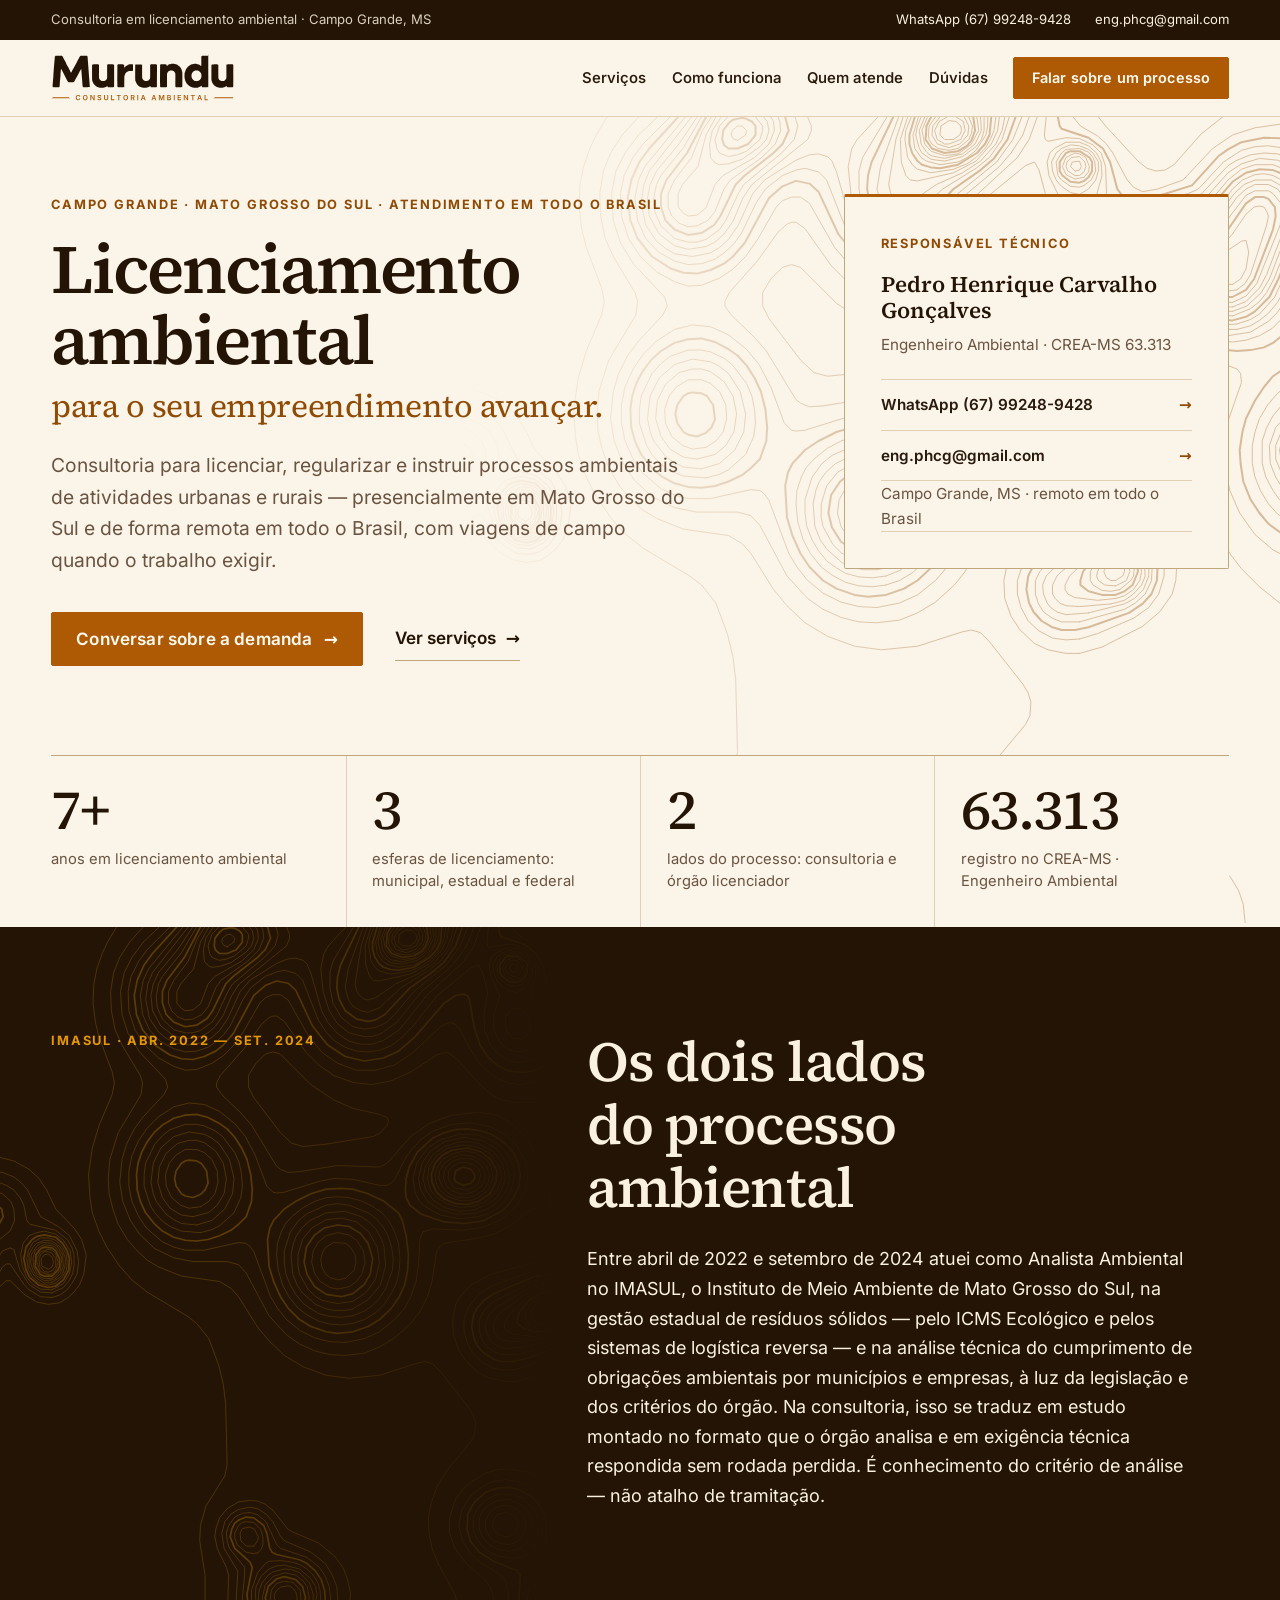
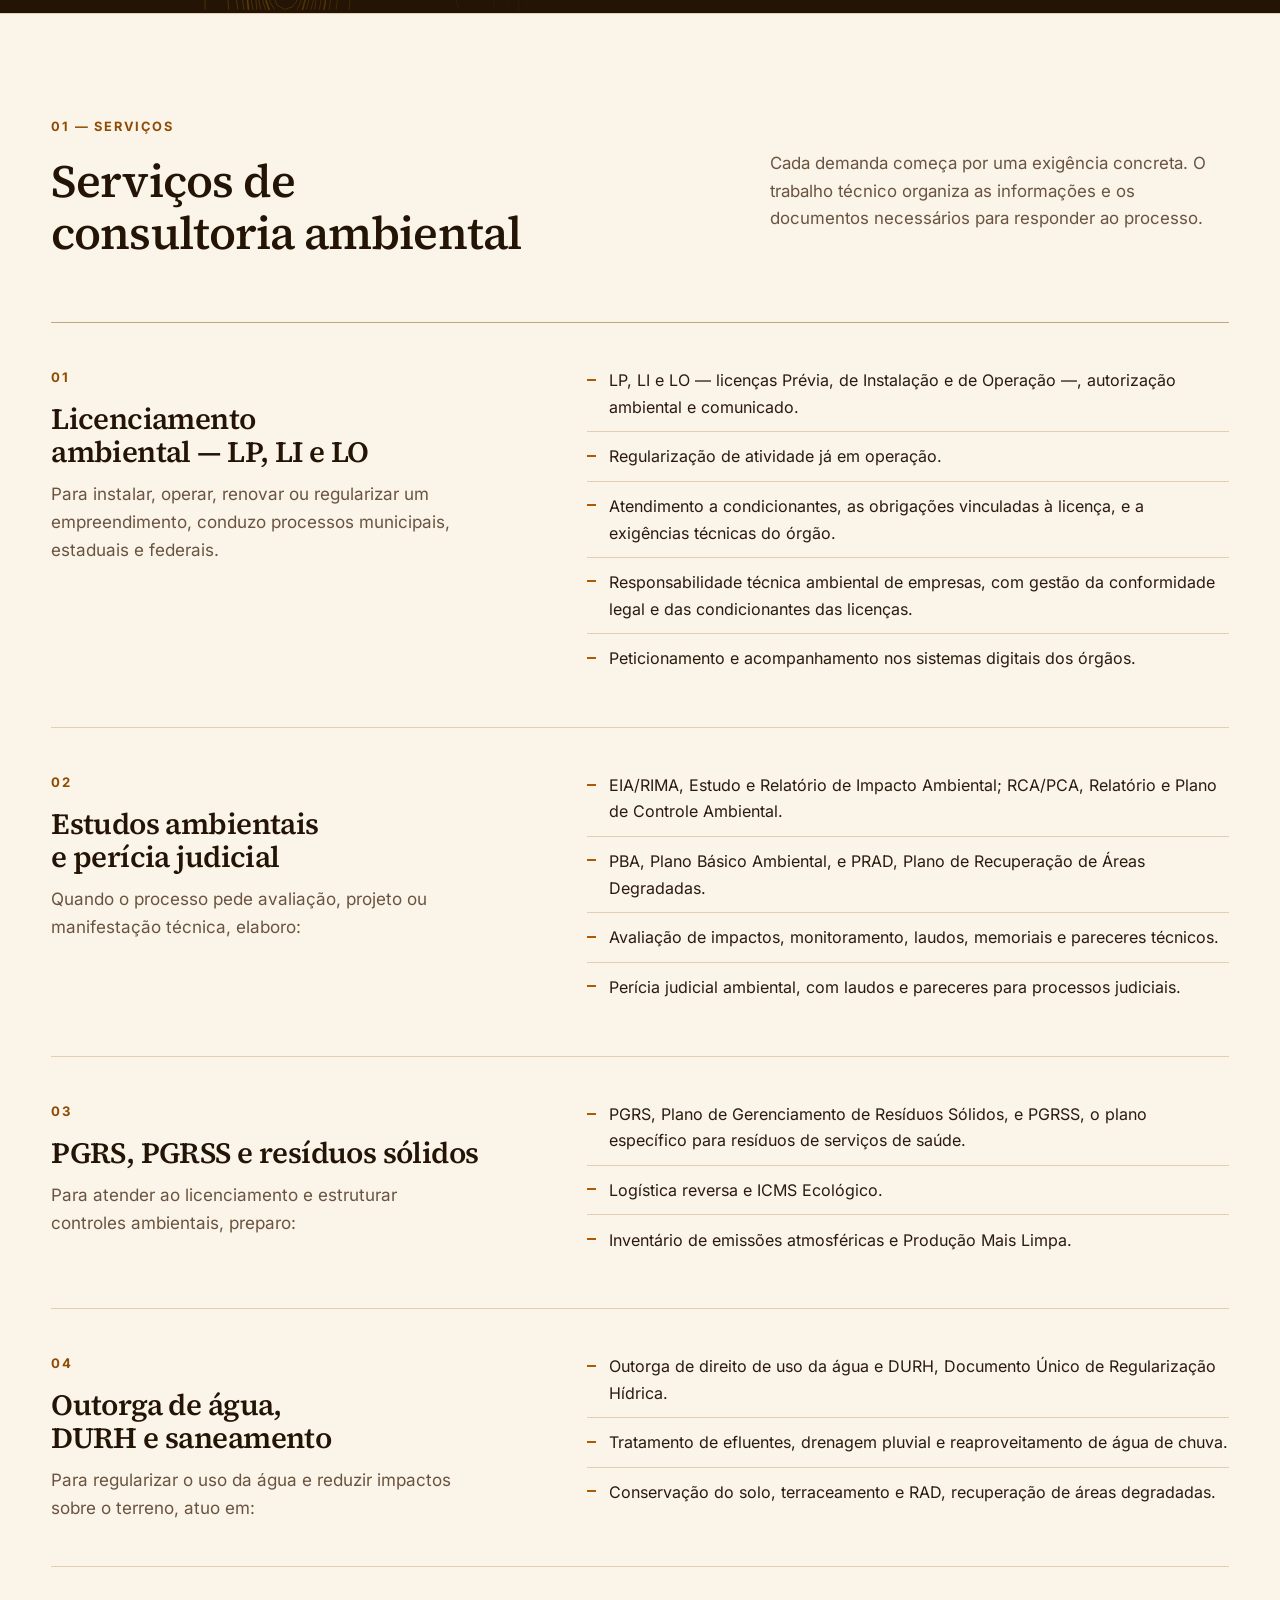
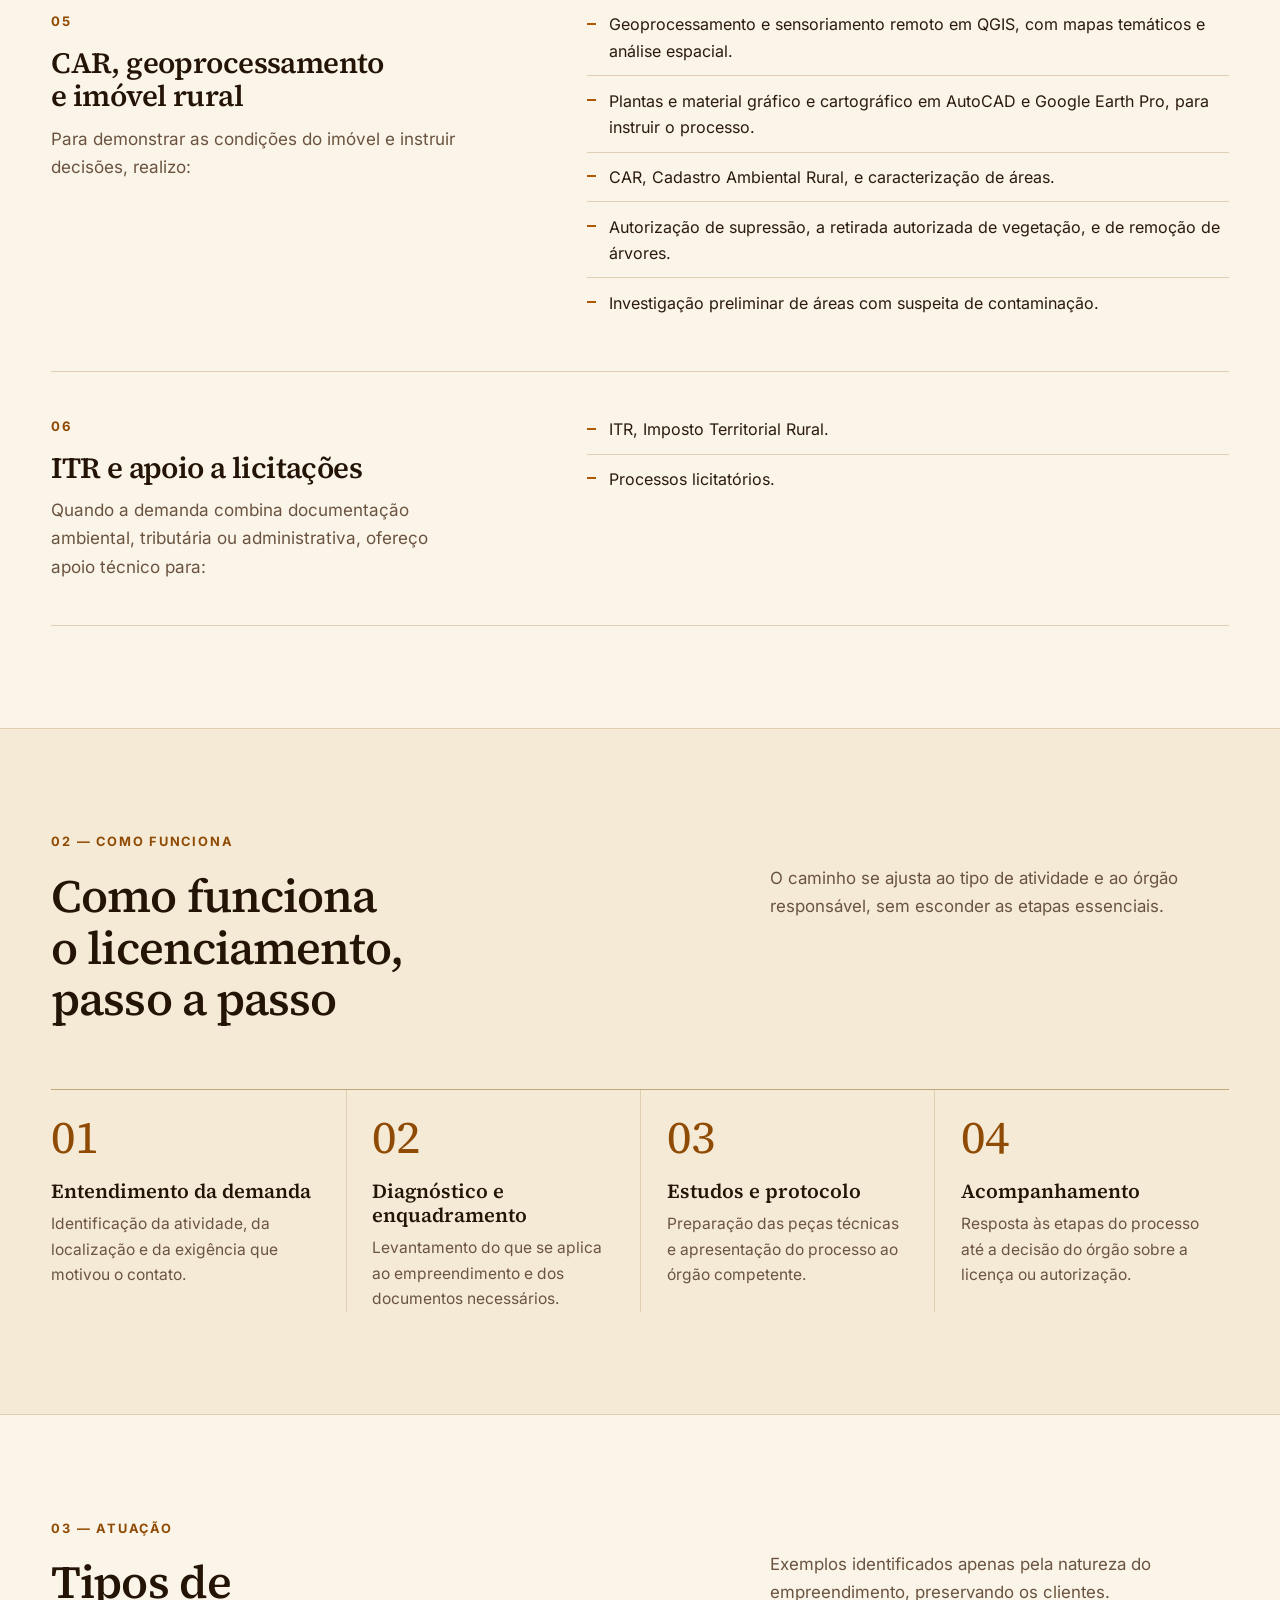
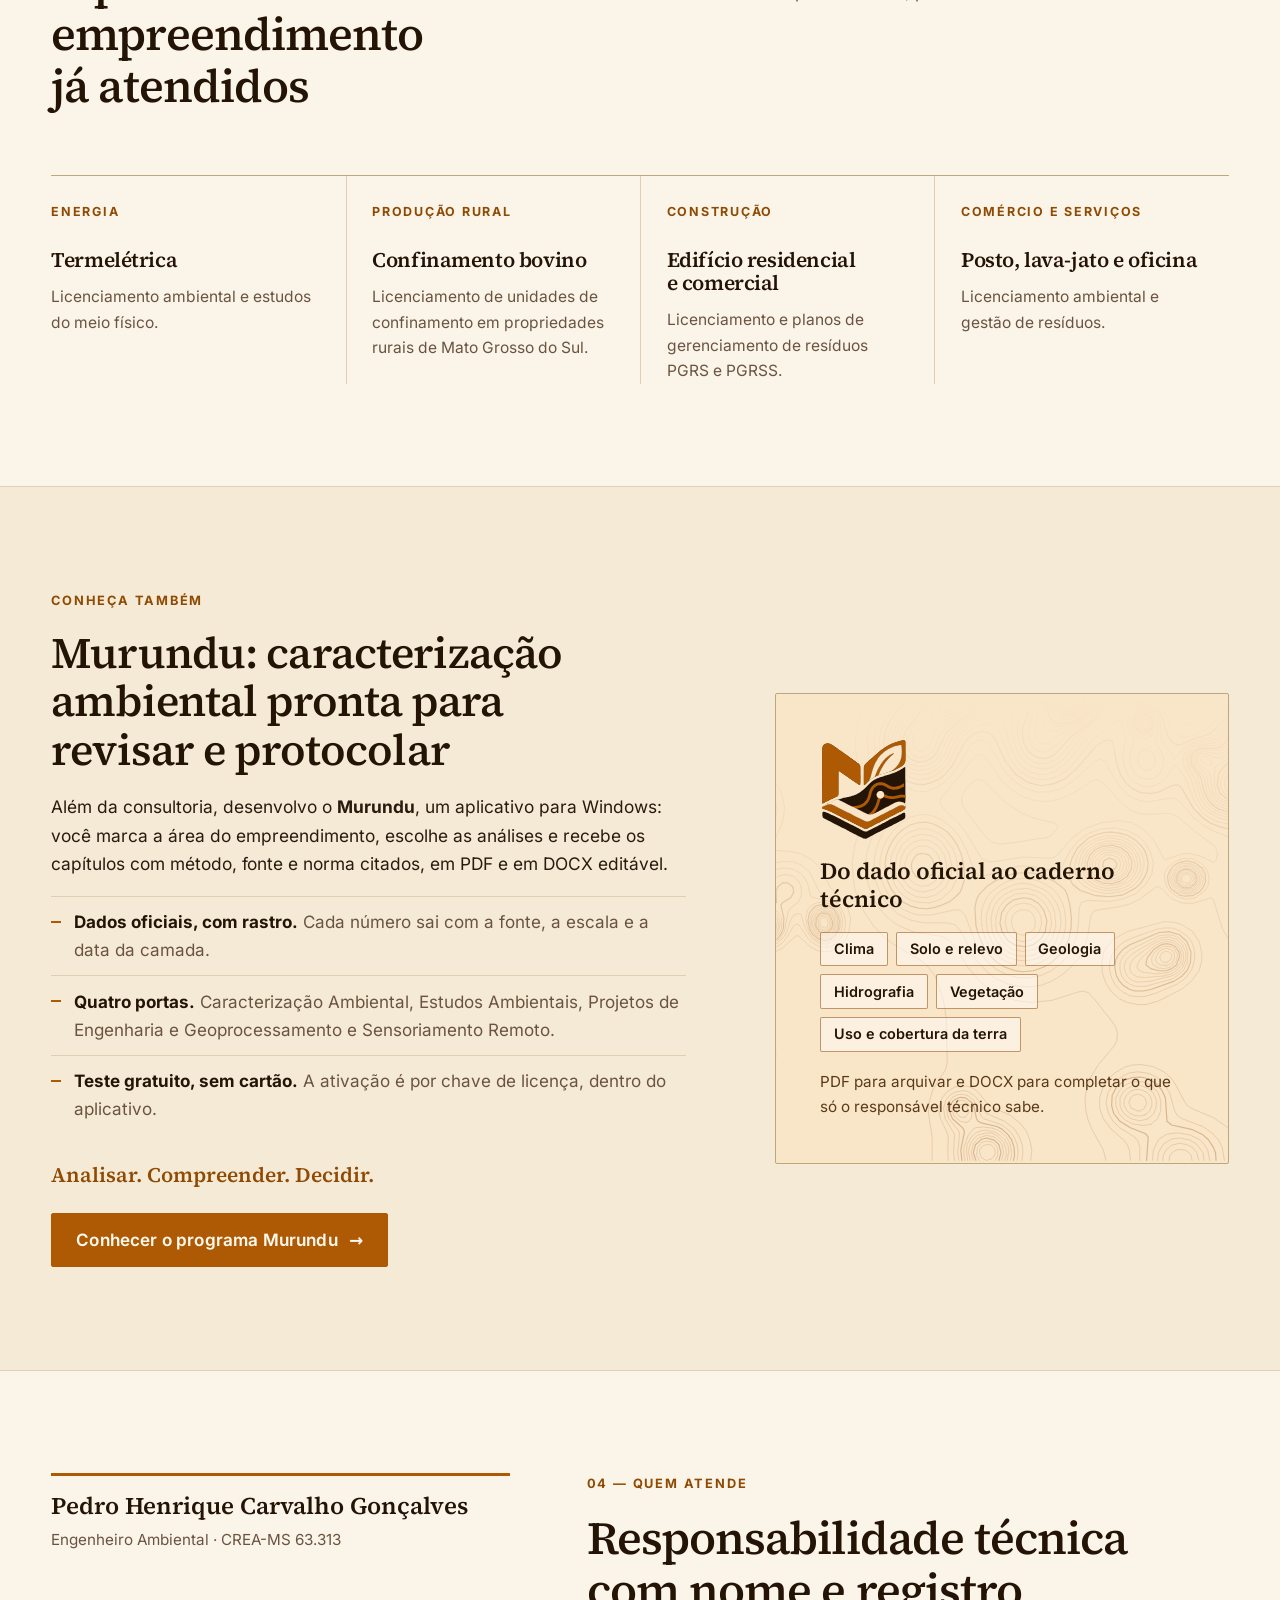
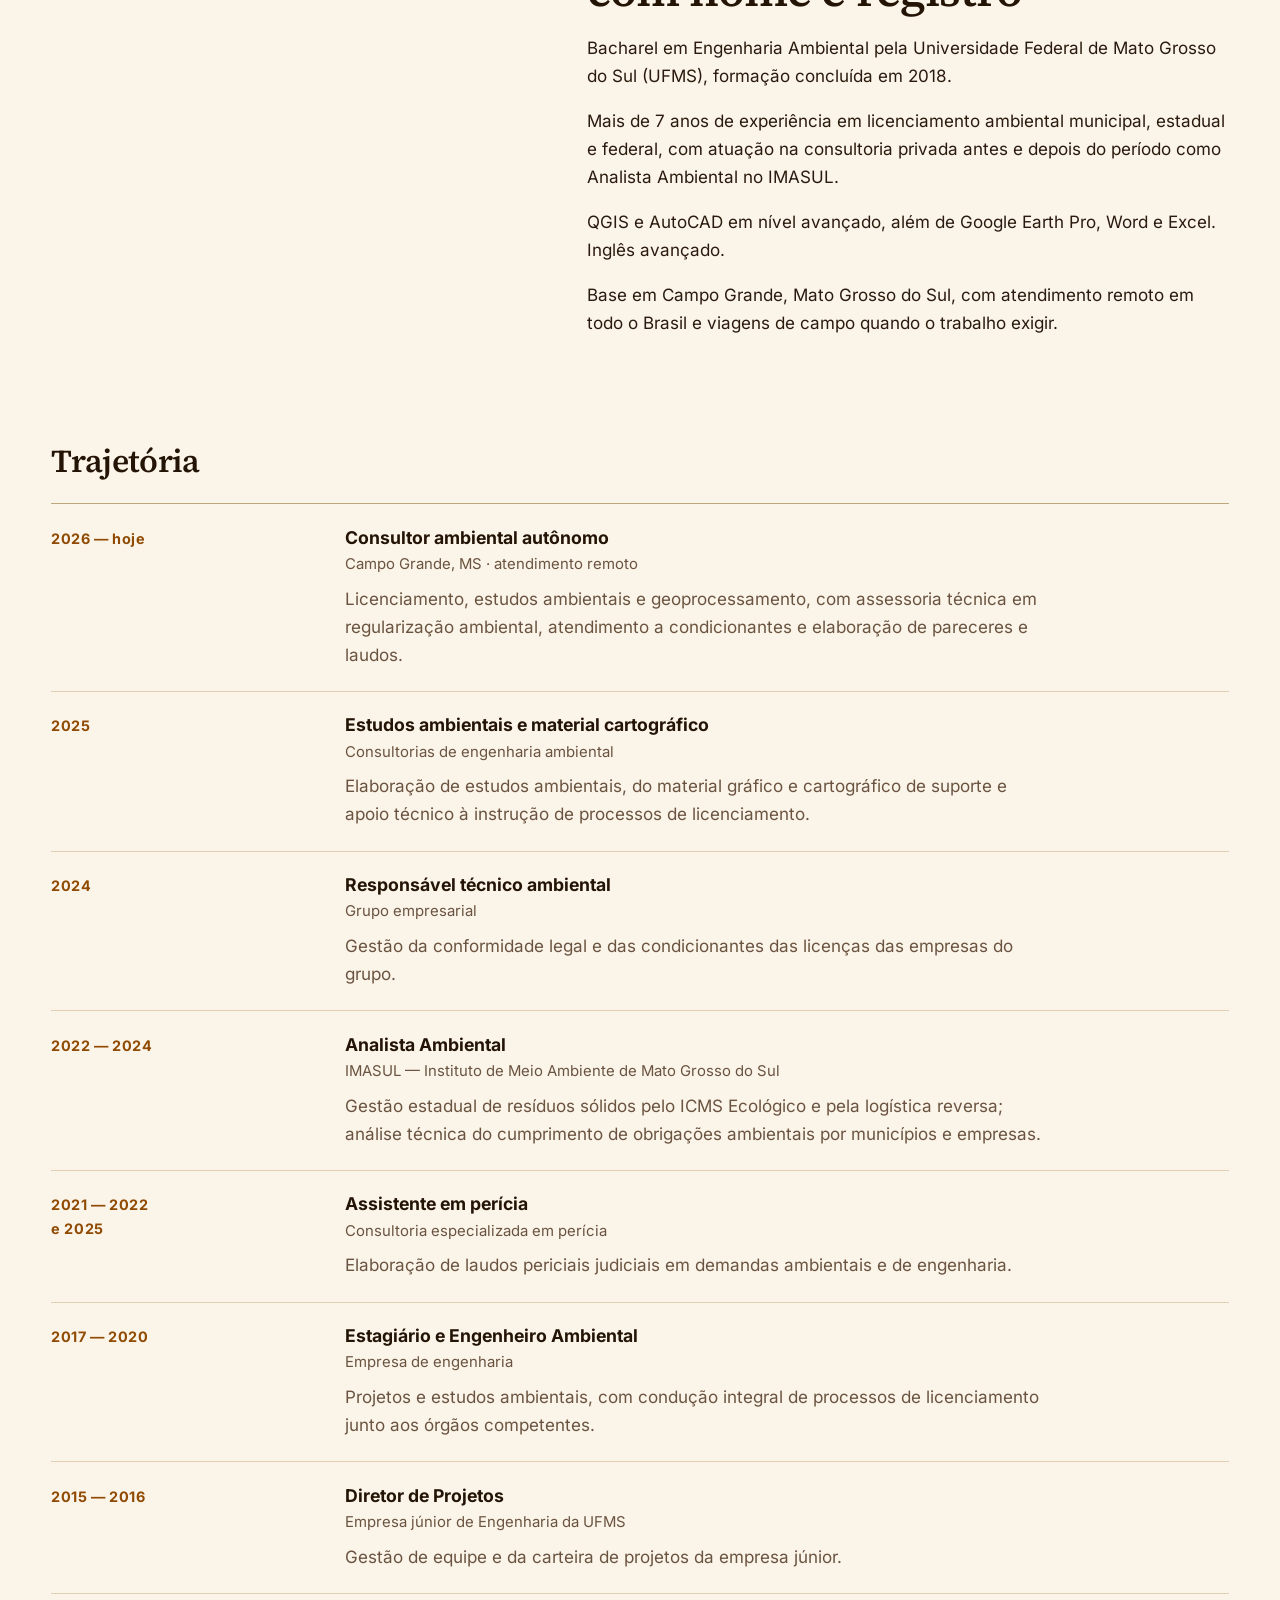
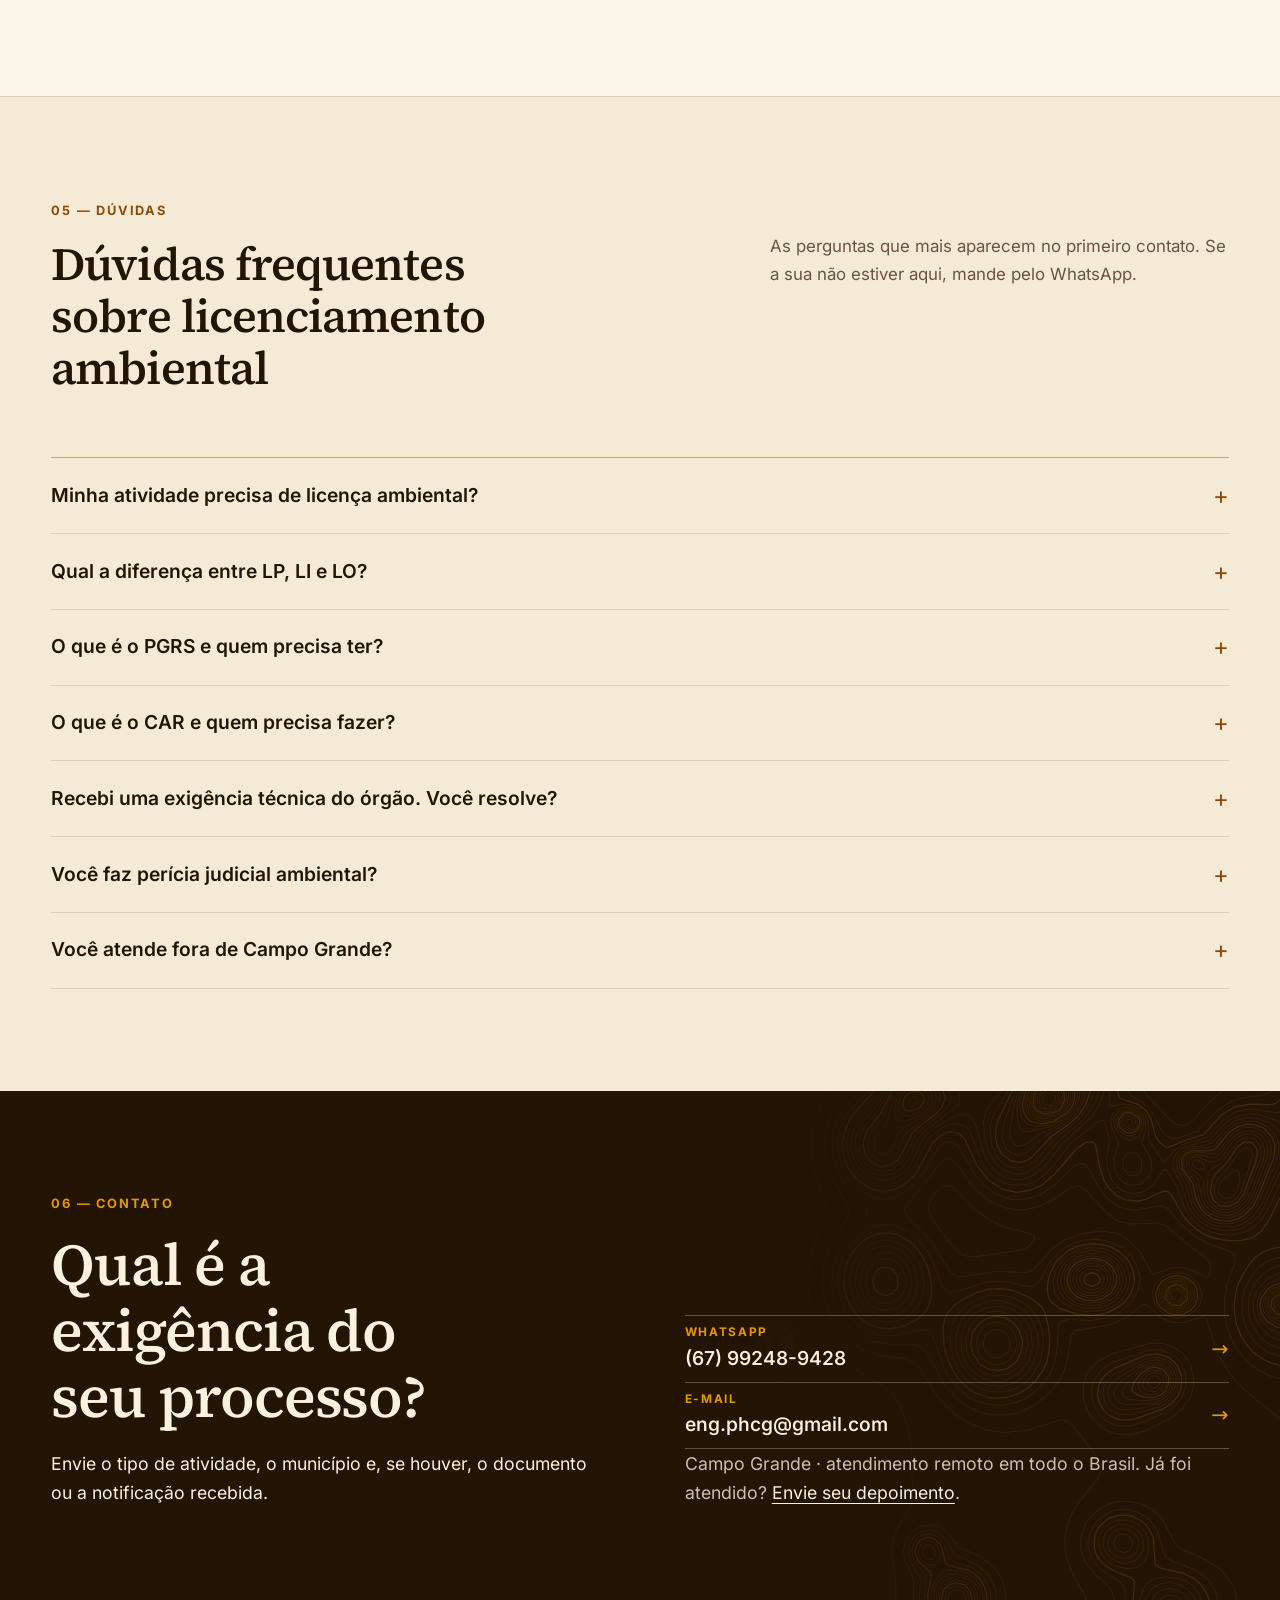
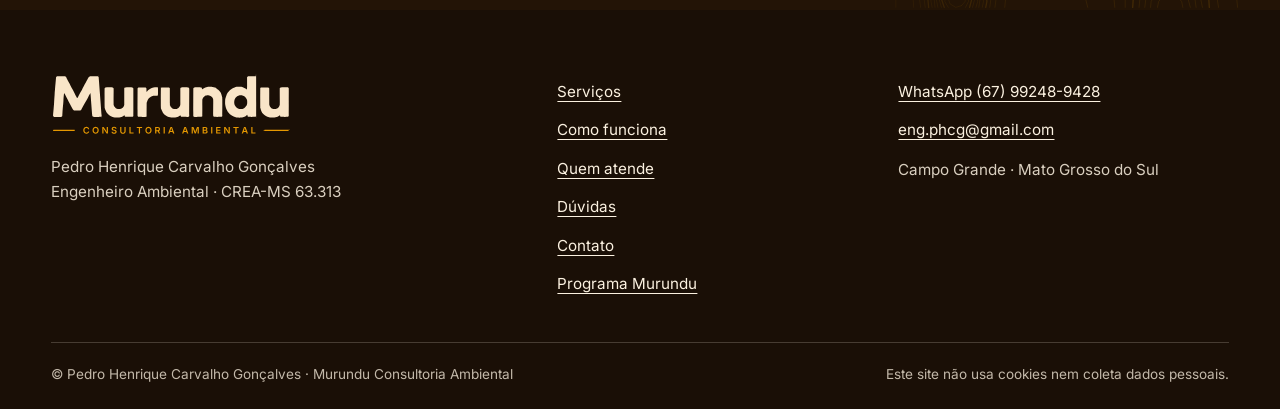
<file: index.html>
<!doctype html>
<html lang="pt-BR">
<head>
  <meta charset="utf-8">
  <meta name="viewport" content="width=device-width, initial-scale=1">
  <title>Licenciamento Ambiental em Campo Grande, MS | Pedro Gonçalves</title>
  <meta name="description" content="Engenheiro Ambiental (CREA-MS 63.313) em Campo Grande: licenciamento ambiental, estudos, PGRS, outorga, CAR e geoprocessamento. Ex-analista do IMASUL.">
  <link rel="canonical" href="https://murundu.eng.br/">
  <meta property="og:title" content="Licenciamento Ambiental em Campo Grande, MS">
  <meta property="og:description" content="Engenheiro Ambiental (CREA-MS 63.313) em Campo Grande: licenciamento ambiental, estudos, PGRS, outorga, CAR e geoprocessamento. Ex-analista do IMASUL.">
  <meta property="og:url" content="https://murundu.eng.br/">
  <meta property="og:type" content="website">
  <meta property="og:locale" content="pt_BR">
  <meta property="og:site_name" content="Murundu Consultoria Ambiental">
  <meta property="og:image" content="https://murundu.eng.br/assets/og.png">
  <meta property="og:image:width" content="1200">
  <meta property="og:image:height" content="630">
  <meta property="og:image:alt" content="Licenciamento ambiental — Pedro Henrique Carvalho Gonçalves, Engenheiro Ambiental, CREA-MS 63.313, Campo Grande, MS.">
  <meta name="twitter:card" content="summary_large_image">
  <meta name="geo.region" content="BR-MS">
  <meta name="geo.placename" content="Campo Grande">
  <meta name="theme-color" content="#fbf4e8" media="(prefers-color-scheme: light)">
  <meta name="theme-color" content="#1a1008" media="(prefers-color-scheme: dark)">
  <link rel="icon" href="assets/favicon-escuro.png" type="image/png" sizes="64x64">
  <link rel="icon" href="assets/favicon-claro.png" type="image/png" sizes="64x64" media="(prefers-color-scheme: dark)">
  <link rel="apple-touch-icon" href="assets/apple-touch-icon.png">
  <link rel="preload" href="assets/fonts/inter-latin-wght-normal.woff2" as="font" type="font/woff2" crossorigin>
  <link rel="preload" href="assets/fonts/source-serif-4-latin-wght-normal.woff2" as="font" type="font/woff2" crossorigin>
  <link rel="stylesheet" href="assets/styles.css">
  <script type="application/ld+json">
  {
    "@context": "https://schema.org",
    "@type": "ProfessionalService",
    "@id": "https://murundu.eng.br/#consultoria",
    "url": "https://murundu.eng.br/",
    "name": "Murundu Consultoria Ambiental",
    "description": "Consultoria em licenciamento ambiental, estudos ambientais, resíduos sólidos, recursos hídricos e geoprocessamento, com base em Campo Grande, Mato Grosso do Sul.",
    "image": "https://murundu.eng.br/assets/og.png",
    "logo": "https://murundu.eng.br/assets/marca/murundu_marca_web.png",
    "telephone": "+5567992489428",
    "email": "eng.phcg@gmail.com",
    "inLanguage": "pt-BR",
    "address": {
      "@type": "PostalAddress",
      "addressLocality": "Campo Grande",
      "addressRegion": "MS",
      "addressCountry": "BR"
    },
    "areaServed": [
      {
        "@type": "AdministrativeArea",
        "name": "Mato Grosso do Sul"
      },
      {
        "@type": "Country",
        "name": "Brasil"
      }
    ],
    "knowsAbout": [
      "Licenciamento ambiental (LP, LI e LO)",
      "Regularização ambiental de atividade em operação",
      "Estudos ambientais (EIA/RIMA, RCA/PCA, PBA, PRAD)",
      "Perícia judicial ambiental",
      "PGRS e PGRSS — planos de gerenciamento de resíduos sólidos",
      "Outorga de direito de uso da água e DURH",
      "CAR — Cadastro Ambiental Rural",
      "Geoprocessamento e sensoriamento remoto",
      "Autorização de supressão de vegetação e remoção de árvores",
      "Investigação preliminar de áreas contaminadas",
      "Responsabilidade técnica ambiental e gestão da conformidade legal",
      "Cartografia e material gráfico (AutoCAD, QGIS e Google Earth Pro)"
    ],
    "hasOfferCatalog": {
      "@type": "OfferCatalog",
      "name": "Serviços de consultoria ambiental",
      "itemListElement": [
        {
          "@type": "Offer",
          "itemOffered": {
            "@type": "Service",
            "name": "Licenciamento ambiental (LP, LI e LO)"
          }
        },
        {
          "@type": "Offer",
          "itemOffered": {
            "@type": "Service",
            "name": "Regularização ambiental de atividade em operação"
          }
        },
        {
          "@type": "Offer",
          "itemOffered": {
            "@type": "Service",
            "name": "Estudos ambientais (EIA/RIMA, RCA/PCA, PBA, PRAD)"
          }
        },
        {
          "@type": "Offer",
          "itemOffered": {
            "@type": "Service",
            "name": "Perícia judicial ambiental"
          }
        },
        {
          "@type": "Offer",
          "itemOffered": {
            "@type": "Service",
            "name": "PGRS e PGRSS — planos de gerenciamento de resíduos sólidos"
          }
        },
        {
          "@type": "Offer",
          "itemOffered": {
            "@type": "Service",
            "name": "Outorga de direito de uso da água e DURH"
          }
        },
        {
          "@type": "Offer",
          "itemOffered": {
            "@type": "Service",
            "name": "CAR — Cadastro Ambiental Rural"
          }
        },
        {
          "@type": "Offer",
          "itemOffered": {
            "@type": "Service",
            "name": "Geoprocessamento e sensoriamento remoto"
          }
        },
        {
          "@type": "Offer",
          "itemOffered": {
            "@type": "Service",
            "name": "Autorização de supressão de vegetação e remoção de árvores"
          }
        },
        {
          "@type": "Offer",
          "itemOffered": {
            "@type": "Service",
            "name": "Investigação preliminar de áreas contaminadas"
          }
        },
        {
          "@type": "Offer",
          "itemOffered": {
            "@type": "Service",
            "name": "Responsabilidade técnica ambiental e gestão da conformidade legal"
          }
        },
        {
          "@type": "Offer",
          "itemOffered": {
            "@type": "Service",
            "name": "Cartografia e material gráfico (AutoCAD, QGIS e Google Earth Pro)"
          }
        }
      ]
    },
    "provider": {
      "@type": "Person",
      "@id": "https://murundu.eng.br/#pedro",
      "name": "Pedro Henrique Carvalho Gonçalves",
      "jobTitle": "Engenheiro Ambiental",
      "identifier": "CREA-MS 63.313",
      "alumniOf": {
        "@type": "CollegeOrUniversity",
        "name": "Universidade Federal de Mato Grosso do Sul"
      },
      "knowsLanguage": [
        "pt-BR",
        "en"
      ]
    }
  }
  </script>
  <script type="application/ld+json">
  {
    "@context": "https://schema.org",
    "@type": "SoftwareApplication",
    "name": "Murundu",
    "url": "https://murundu.app.br",
    "operatingSystem": "Windows",
    "applicationCategory": "BusinessApplication",
    "description": "Aplicativo para Windows que transforma a área de um empreendimento em caracterização ambiental, com método, fonte e norma citados, em PDF e DOCX editável.",
    "inLanguage": "pt-BR",
    "author": {
      "@id": "https://murundu.eng.br/#pedro"
    }
  }
  </script>
  <script type="application/ld+json">
  {
    "@context": "https://schema.org",
    "@type": "FAQPage",
    "mainEntity": [
      {
        "@type": "Question",
        "name": "Minha atividade precisa de licença ambiental?",
        "acceptedAnswer": {
          "@type": "Answer",
          "text": "Depende da atividade, do porte e do potencial poluidor — e o órgão competente pode ser o município, o estado ou a União. O primeiro passo é a triagem: identifico o enquadramento aplicável ao seu caso e digo quais licenças, estudos e documentos o processo vai exigir."
        }
      },
      {
        "@type": "Question",
        "name": "Qual a diferença entre LP, LI e LO?",
        "acceptedAnswer": {
          "@type": "Answer",
          "text": "São as três etapas do licenciamento, definidas no art. 8º da Resolução CONAMA nº 237/1997. A Licença Prévia aprova a localização e a concepção do empreendimento e atesta sua viabilidade ambiental; a Licença de Instalação autoriza construir, conforme os projetos e as medidas de controle aprovados; e a Licença de Operação autoriza funcionar, depois de verificado o cumprimento das licenças anteriores. Nem toda atividade percorre as três — algumas se resolvem por autorização ambiental ou comunicado."
        }
      },
      {
        "@type": "Question",
        "name": "O que é o PGRS e quem precisa ter?",
        "acceptedAnswer": {
          "@type": "Answer",
          "text": "O Plano de Gerenciamento de Resíduos Sólidos descreve como os resíduos gerados pela atividade são segregados, armazenados, transportados e destinados. O art. 20 da Lei nº 12.305/2010, a Política Nacional de Resíduos Sólidos, lista quem está obrigado a elaborá-lo — entre eles indústrias, serviços de saúde, mineração, construção civil e estabelecimentos comerciais e de serviços que gerem resíduos perigosos. O PGRSS é a versão específica para resíduos de serviços de saúde."
        }
      },
      {
        "@type": "Question",
        "name": "O que é o CAR e quem precisa fazer?",
        "acceptedAnswer": {
          "@type": "Answer",
          "text": "O Cadastro Ambiental Rural é um registro público eletrônico de âmbito nacional, obrigatório para todos os imóveis rurais, criado pelo art. 29 da Lei nº 12.651/2012 — o Código Florestal. Ele reúne as informações ambientais do imóvel, incluindo a delimitação da Reserva Legal e das Áreas de Preservação Permanente."
        }
      },
      {
        "@type": "Question",
        "name": "Recebi uma exigência técnica do órgão. Você resolve?",
        "acceptedAnswer": {
          "@type": "Answer",
          "text": "Sim. Analiso o que foi solicitado, identifico o que falta no processo e preparo a resposta técnica com os documentos e estudos correspondentes — inclusive em processos que já foram iniciados por outro profissional."
        }
      },
      {
        "@type": "Question",
        "name": "Você faz perícia judicial ambiental?",
        "acceptedAnswer": {
          "@type": "Answer",
          "text": "Sim. Elaboro laudos e pareceres técnicos para processos judiciais em demandas ambientais e de engenharia. A experiência vem do trabalho em consultoria especializada em perícia, onde elaborei laudos periciais judiciais entre 2021 e 2022 e em 2025."
        }
      },
      {
        "@type": "Question",
        "name": "Você atende fora de Campo Grande?",
        "acceptedAnswer": {
          "@type": "Answer",
          "text": "Sim. Atendo todo o Mato Grosso do Sul e, de forma remota, demandas em outros estados. A maior parte do trabalho é documental e de geoprocessamento, o que não exige presença física; as viagens de campo acontecem quando o trabalho exige."
        }
      }
    ]
  }
  </script>
</head>
<body>
  <a class="skip-link" href="#conteudo">Ir para o conteúdo</a>
  <div class="utility">
    <div class="shell utility-inner">
      <p>Consultoria em licenciamento ambiental · Campo Grande, MS</p>
      <div class="utility-links">
        <a href="https://wa.me/5567992489428">WhatsApp (67) 99248-9428</a>
        <a href="mailto:eng.phcg@gmail.com">eng.phcg@gmail.com</a>
      </div>
    </div>
  </div>
  <header class="site-header">
    <div class="shell header-inner">
      <a class="brand" href="#inicio" aria-label="Murundu Consultoria Ambiental — início">
        <picture>
          <source srcset="assets/marca/murundu_logotipo_claro.svg" media="(prefers-color-scheme: dark)">
          <img class="brand-logo" src="assets/marca/murundu_logotipo.svg" alt="" width="944" height="246">
        </picture>
      </a>
      <nav aria-label="Navegação principal">
        <a class="header-link" href="#servicos">Serviços</a>
        <a class="header-link" href="#processo">Como funciona</a>
        <a class="header-link" href="#quem-e">Quem atende</a>
        <a class="header-link" href="#duvidas">Dúvidas</a>
        <a class="button button-small" href="#contato"><span class="cta-long">Falar sobre um processo</span><span class="cta-short">Contato</span></a>
      </nav>
    </div>
  </header>

  <main id="conteudo">
    <section class="hero" id="inicio" aria-labelledby="titulo-principal">
      <div class="relief relief-fade-left" aria-hidden="true"></div>
      <div class="shell hero-grid">
        <div class="hero-copy">
          <p class="eyebrow">Campo Grande · Mato Grosso do Sul · atendimento em todo o Brasil</p>
          <h1 id="titulo-principal"><span class="h1-main">Licenciamento ambiental</span> <span class="h1-sub">para o seu empreendimento avançar.</span></h1>
          <p class="hero-lead">Consultoria para licenciar, regularizar e instruir processos ambientais de atividades urbanas e rurais — presencialmente em Mato Grosso do Sul e de forma remota em todo o Brasil, com viagens de campo quando o trabalho exigir.</p>
          <div class="hero-actions">
            <a class="button" href="#contato">Conversar sobre a demanda</a>
            <a class="text-link" href="#servicos">Ver serviços</a>
          </div>
        </div>
        <aside class="hero-card" aria-label="Responsável técnico">
          <p class="eyebrow">Responsável técnico</p>
          <p class="hero-card-name">Pedro Henrique Carvalho Gonçalves</p>
          <p class="hero-card-role">Engenheiro Ambiental · CREA-MS 63.313</p>
          <ul class="hero-card-links">
            <li><a href="https://wa.me/5567992489428">WhatsApp (67) 99248-9428</a></li>
            <li><a href="mailto:eng.phcg@gmail.com">eng.phcg@gmail.com</a></li>
            <li><span>Campo Grande, MS · remoto em todo o Brasil</span></li>
          </ul>
        </aside>
      </div>
      <div class="shell">
        <ul class="stats" aria-label="Em números">
          <li><span class="stat-num">7+</span><span class="stat-label">anos em licenciamento ambiental</span></li>
          <li><span class="stat-num">3</span><span class="stat-label">esferas de licenciamento: municipal, estadual e federal</span></li>
          <li><span class="stat-num">2</span><span class="stat-label">lados do processo: consultoria e órgão licenciador</span></li>
          <li><span class="stat-num">63.313</span><span class="stat-label">registro no CREA-MS · Engenheiro Ambiental</span></li>
        </ul>
      </div>
    </section>

    <section class="inside-view section on-band" aria-labelledby="titulo-experiencia-orgao">
      <div class="relief relief-fade-right" aria-hidden="true"></div>
      <div class="shell inside-view-layout">
        <p class="eyebrow">IMASUL · abr. 2022 — set. 2024</p>
        <div>
          <h2 id="titulo-experiencia-orgao">Os dois lados do processo ambiental</h2>
          <p>Entre abril de 2022 e setembro de 2024 atuei como Analista Ambiental no IMASUL, o Instituto de Meio Ambiente de Mato Grosso do Sul, na gestão estadual de resíduos sólidos — pelo ICMS Ecológico e pelos sistemas de logística reversa — e na análise técnica do cumprimento de obrigações ambientais por municípios e empresas, à luz da legislação e dos critérios do órgão. Na consultoria, isso se traduz em estudo montado no formato que o órgão analisa e em exigência técnica respondida sem rodada perdida. É conhecimento do critério de análise — não atalho de tramitação.</p>
        </div>
      </div>
    </section>

    <section class="services section" id="servicos" aria-labelledby="titulo-servicos">
      <div class="shell">
        <div class="section-heading">
          <div>
            <p class="eyebrow">01 — Serviços</p>
            <h2 id="titulo-servicos">Serviços de consultoria ambiental</h2>
          </div>
          <p>Cada demanda começa por uma exigência concreta. O trabalho técnico organiza as informações e os documentos necessários para responder ao processo.</p>
        </div>
        <div class="service-list">
          <article class="service">
            <div class="service-head">
              <span class="service-num">01</span>
              <h3>Licenciamento ambiental — LP, LI e LO</h3>
              <p>Para instalar, operar, renovar ou regularizar um empreendimento, conduzo processos municipais, estaduais e federais.</p>
            </div>
            <ul>
              <li>LP, LI e LO — licenças Prévia, de Instalação e de Operação —, autorização ambiental e comunicado.</li>
              <li>Regularização de atividade já em operação.</li>
              <li>Atendimento a condicionantes, as obrigações vinculadas à licença, e a exigências técnicas do órgão.</li>
              <li>Responsabilidade técnica ambiental de empresas, com gestão da conformidade legal e das condicionantes das licenças.</li>
              <li>Peticionamento e acompanhamento nos sistemas digitais dos órgãos.</li>
            </ul>
          </article>
          <article class="service">
            <div class="service-head">
              <span class="service-num">02</span>
              <h3>Estudos ambientais e perícia judicial</h3>
              <p>Quando o processo pede avaliação, projeto ou manifestação técnica, elaboro:</p>
            </div>
            <ul>
              <li>EIA/RIMA, Estudo e Relatório de Impacto Ambiental; RCA/PCA, Relatório e Plano de Controle Ambiental.</li>
              <li>PBA, Plano Básico Ambiental, e PRAD, Plano de Recuperação de Áreas Degradadas.</li>
              <li>Avaliação de impactos, monitoramento, laudos, memoriais e pareceres técnicos.</li>
              <li>Perícia judicial ambiental, com laudos e pareceres para processos judiciais.</li>
            </ul>
          </article>
          <article class="service">
            <div class="service-head">
              <span class="service-num">03</span>
              <h3>PGRS, PGRSS e resíduos sólidos</h3>
              <p>Para atender ao licenciamento e estruturar controles ambientais, preparo:</p>
            </div>
            <ul>
              <li>PGRS, Plano de Gerenciamento de Resíduos Sólidos, e PGRSS, o plano específico para resíduos de serviços de saúde.</li>
              <li>Logística reversa e ICMS Ecológico.</li>
              <li>Inventário de emissões atmosféricas e Produção Mais Limpa.</li>
            </ul>
          </article>
          <article class="service">
            <div class="service-head">
              <span class="service-num">04</span>
              <h3>Outorga de água, DURH e saneamento</h3>
              <p>Para regularizar o uso da água e reduzir impactos sobre o terreno, atuo em:</p>
            </div>
            <ul>
              <li>Outorga de direito de uso da água e DURH, Documento Único de Regularização Hídrica.</li>
              <li>Tratamento de efluentes, drenagem pluvial e reaproveitamento de água de chuva.</li>
              <li>Conservação do solo, terraceamento e RAD, recuperação de áreas degradadas.</li>
            </ul>
          </article>
          <article class="service">
            <div class="service-head">
              <span class="service-num">05</span>
              <h3>CAR, geoprocessamento e imóvel rural</h3>
              <p>Para demonstrar as condições do imóvel e instruir decisões, realizo:</p>
            </div>
            <ul>
              <li>Geoprocessamento e sensoriamento remoto em QGIS, com mapas temáticos e análise espacial.</li>
              <li>Plantas e material gráfico e cartográfico em AutoCAD e Google Earth Pro, para instruir o processo.</li>
              <li>CAR, Cadastro Ambiental Rural, e caracterização de áreas.</li>
              <li>Autorização de supressão, a retirada autorizada de vegetação, e de remoção de árvores.</li>
              <li>Investigação preliminar de áreas com suspeita de contaminação.</li>
            </ul>
          </article>
          <article class="service">
            <div class="service-head">
              <span class="service-num">06</span>
              <h3>ITR e apoio a licitações</h3>
              <p>Quando a demanda combina documentação ambiental, tributária ou administrativa, ofereço apoio técnico para:</p>
            </div>
            <ul>
              <li>ITR, Imposto Territorial Rural.</li>
              <li>Processos licitatórios.</li>
            </ul>
          </article>
        </div>
      </div>
    </section>

    <section class="process section" id="processo" aria-labelledby="titulo-processo">
      <div class="shell">
        <div class="section-heading">
          <div>
            <p class="eyebrow">02 — Como funciona</p>
            <h2 id="titulo-processo">Como funciona o licenciamento, passo a passo</h2>
          </div>
          <p>O caminho se ajusta ao tipo de atividade e ao órgão responsável, sem esconder as etapas essenciais.</p>
        </div>
        <ol class="process-list">
          <li><strong>Entendimento da demanda</strong><span>Identificação da atividade, da localização e da exigência que motivou o contato.</span></li>
          <li><strong>Diagnóstico e enquadramento</strong><span>Levantamento do que se aplica ao empreendimento e dos documentos necessários.</span></li>
          <li><strong>Estudos e protocolo</strong><span>Preparação das peças técnicas e apresentação do processo ao órgão competente.</span></li>
          <li><strong>Acompanhamento</strong><span>Resposta às etapas do processo até a decisão do órgão sobre a licença ou autorização.</span></li>
        </ol>
      </div>
    </section>

    <section class="work section" id="trabalhos" aria-labelledby="titulo-trabalhos">
      <div class="shell">
        <div class="section-heading">
          <div>
            <p class="eyebrow">03 — Atuação</p>
            <h2 id="titulo-trabalhos">Tipos de empreendimento já atendidos</h2>
          </div>
          <p>Exemplos identificados apenas pela natureza do empreendimento, preservando os clientes.</p>
        </div>
        <div class="work-list">
          <article><span>Energia</span><h3>Termelétrica</h3><p>Licenciamento ambiental e estudos do meio físico.</p></article>
          <article><span>Produção rural</span><h3>Confinamento bovino</h3><p>Licenciamento de unidades de confinamento em propriedades rurais de Mato Grosso do Sul.</p></article>
          <article><span>Construção</span><h3>Edifício residencial e comercial</h3><p>Licenciamento e planos de gerenciamento de resíduos PGRS e PGRSS.</p></article>
          <article><span>Comércio e serviços</span><h3>Posto, <span class="nao-quebra">lava-jato</span> e oficina</h3><p>Licenciamento ambiental e gestão de resíduos.</p></article>
        </div>
      </div>
    </section>

    <section class="software section" id="programa" aria-labelledby="titulo-software">
      <div class="shell software-layout">
        <div class="software-copy">
          <p class="eyebrow">Conheça também</p>
          <h2 id="titulo-software">Murundu: caracterização ambiental pronta para revisar e protocolar</h2>
          <p>Além da consultoria, desenvolvo o <strong>Murundu</strong>, um aplicativo para Windows: você marca a área do empreendimento, escolhe as análises e recebe os capítulos com método, fonte e norma citados, em PDF e em DOCX editável.</p>
          <ul class="software-points">
            <li><strong>Dados oficiais, com rastro.</strong> Cada número sai com a fonte, a escala e a data da camada.</li>
            <li><strong>Quatro portas.</strong> Caracterização Ambiental, Estudos Ambientais, Projetos de Engenharia e Geoprocessamento e Sensoriamento Remoto.</li>
            <li><strong>Teste gratuito, sem cartão.</strong> A ativação é por chave de licença, dentro do aplicativo.</li>
          </ul>
          <p class="software-tagline">Analisar. Compreender. Decidir.</p>
          <a class="button" href="https://murundu.app.br" target="_blank" rel="noopener">Conhecer o programa Murundu<span class="visually-hidden"> (abre em nova aba)</span></a>
        </div>
        <div class="software-card">
          <div class="relief relief-fade-top" aria-hidden="true"></div>
          <img src="assets/marca/murundu_marca.svg" alt="" width="350" height="409">
          <p class="software-card-title">Do dado oficial ao caderno técnico</p>
          <ul class="software-chips" aria-label="Temas da caracterização">
            <li>Clima</li>
            <li>Solo e relevo</li>
            <li>Geologia</li>
            <li>Hidrografia</li>
            <li>Vegetação</li>
            <li>Uso e cobertura da terra</li>
          </ul>
          <p class="software-card-foot">PDF para arquivar e DOCX para completar o que só o responsável técnico sabe.</p>
        </div>
      </div>
    </section>

    <section class="profile section" id="quem-e" aria-labelledby="titulo-perfil">
      <div class="shell profile-layout">
        <div class="profile-intro">
          <p class="profile-name">Pedro Henrique Carvalho Gonçalves</p>
          <p class="profile-title">Engenheiro Ambiental · CREA-MS 63.313</p>
        </div>
        <div class="profile-copy">
          <p class="eyebrow">04 — Quem atende</p>
          <h2 id="titulo-perfil">Responsabilidade técnica com nome e registro</h2>
          <p>Bacharel em Engenharia Ambiental pela Universidade Federal de Mato Grosso do Sul (UFMS), formação concluída em 2018.</p>
          <p>Mais de 7 anos de experiência em licenciamento ambiental municipal, estadual e federal, com atuação na consultoria privada antes e depois do período como Analista Ambiental no IMASUL.</p>
          <p>QGIS e AutoCAD em nível avançado, além de Google Earth Pro, Word e Excel. Inglês avançado.</p>
          <p>Base em Campo Grande, Mato Grosso do Sul, com atendimento remoto em todo o Brasil e viagens de campo quando o trabalho exigir.</p>
        </div>
      </div>
      <div class="shell trajetoria">
        <h3 id="titulo-trajetoria">Trajetória</h3>
        <ol class="timeline" aria-labelledby="titulo-trajetoria">
          <li>
            <span class="timeline-period">2026 — hoje</span>
            <div><strong>Consultor ambiental autônomo</strong>
              <span class="timeline-org">Campo Grande, MS · atendimento remoto</span>
              <p>Licenciamento, estudos ambientais e geoprocessamento, com assessoria técnica em regularização ambiental, atendimento a condicionantes e elaboração de pareceres e laudos.</p></div>
          </li>
          <li>
            <span class="timeline-period">2025</span>
            <div><strong>Estudos ambientais e material cartográfico</strong>
              <span class="timeline-org">Consultorias de engenharia ambiental</span>
              <p>Elaboração de estudos ambientais, do material gráfico e cartográfico de suporte e apoio técnico à instrução de processos de licenciamento.</p></div>
          </li>
          <li>
            <span class="timeline-period">2024</span>
            <div><strong>Responsável técnico ambiental</strong>
              <span class="timeline-org">Grupo empresarial</span>
              <p>Gestão da conformidade legal e das condicionantes das licenças das empresas do grupo.</p></div>
          </li>
          <li>
            <span class="timeline-period">2022 — 2024</span>
            <div><strong>Analista Ambiental</strong>
              <span class="timeline-org">IMASUL — Instituto de Meio Ambiente de Mato Grosso do Sul</span>
              <p>Gestão estadual de resíduos sólidos pelo ICMS Ecológico e pela logística reversa; análise técnica do cumprimento de obrigações ambientais por municípios e empresas.</p></div>
          </li>
          <li>
            <span class="timeline-period">2021 — 2022<br>e 2025</span>
            <div><strong>Assistente em perícia</strong>
              <span class="timeline-org">Consultoria especializada em perícia</span>
              <p>Elaboração de laudos periciais judiciais em demandas ambientais e de engenharia.</p></div>
          </li>
          <li>
            <span class="timeline-period">2017 — 2020</span>
            <div><strong>Estagiário e Engenheiro Ambiental</strong>
              <span class="timeline-org">Empresa de engenharia</span>
              <p>Projetos e estudos ambientais, com condução integral de processos de licenciamento junto aos órgãos competentes.</p></div>
          </li>
          <li>
            <span class="timeline-period">2015 — 2016</span>
            <div><strong>Diretor de Projetos</strong>
              <span class="timeline-org">Empresa júnior de Engenharia da UFMS</span>
              <p>Gestão de equipe e da carteira de projetos da empresa júnior.</p></div>
          </li>
        </ol>
      </div>
    </section>

    <section class="faq section" id="duvidas" aria-labelledby="titulo-duvidas">
      <div class="shell">
        <div class="section-heading">
          <div>
            <p class="eyebrow">05 — Dúvidas</p>
            <h2 id="titulo-duvidas">Dúvidas frequentes sobre licenciamento ambiental</h2>
          </div>
          <p>As perguntas que mais aparecem no primeiro contato. Se a sua não estiver aqui, mande pelo WhatsApp.</p>
        </div>
        <div class="faq-list">
          <details class="duvida">
            <summary>Minha atividade precisa de licença ambiental?</summary>
            <p>Depende da atividade, do porte e do potencial poluidor — e o órgão competente pode ser o município, o estado ou a União. O primeiro passo é a triagem: identifico o enquadramento aplicável ao seu caso e digo quais licenças, estudos e documentos o processo vai exigir.</p>
          </details>
          <details class="duvida">
            <summary>Qual a diferença entre LP, LI e LO?</summary>
            <p>São as três etapas do licenciamento, definidas no art. 8º da Resolução CONAMA nº 237/1997. A Licença Prévia aprova a localização e a concepção do empreendimento e atesta sua viabilidade ambiental; a Licença de Instalação autoriza construir, conforme os projetos e as medidas de controle aprovados; e a Licença de Operação autoriza funcionar, depois de verificado o cumprimento das licenças anteriores. Nem toda atividade percorre as três — algumas se resolvem por autorização ambiental ou comunicado.</p>
          </details>
          <details class="duvida">
            <summary>O que é o PGRS e quem precisa ter?</summary>
            <p>O Plano de Gerenciamento de Resíduos Sólidos descreve como os resíduos gerados pela atividade são segregados, armazenados, transportados e destinados. O art. 20 da Lei nº 12.305/2010, a Política Nacional de Resíduos Sólidos, lista quem está obrigado a elaborá-lo — entre eles indústrias, serviços de saúde, mineração, construção civil e estabelecimentos comerciais e de serviços que gerem resíduos perigosos. O PGRSS é a versão específica para resíduos de serviços de saúde.</p>
          </details>
          <details class="duvida">
            <summary>O que é o CAR e quem precisa fazer?</summary>
            <p>O Cadastro Ambiental Rural é um registro público eletrônico de âmbito nacional, obrigatório para todos os imóveis rurais, criado pelo art. 29 da Lei nº 12.651/2012 — o Código Florestal. Ele reúne as informações ambientais do imóvel, incluindo a delimitação da Reserva Legal e das Áreas de Preservação Permanente.</p>
          </details>
          <details class="duvida">
            <summary>Recebi uma exigência técnica do órgão. Você resolve?</summary>
            <p>Sim. Analiso o que foi solicitado, identifico o que falta no processo e preparo a resposta técnica com os documentos e estudos correspondentes — inclusive em processos que já foram iniciados por outro profissional.</p>
          </details>
          <details class="duvida">
            <summary>Você faz perícia judicial ambiental?</summary>
            <p>Sim. Elaboro laudos e pareceres técnicos para processos judiciais em demandas ambientais e de engenharia. A experiência vem do trabalho em consultoria especializada em perícia, onde elaborei laudos periciais judiciais entre 2021 e 2022 e em 2025.</p>
          </details>
          <details class="duvida">
            <summary>Você atende fora de Campo Grande?</summary>
            <p>Sim. Atendo todo o Mato Grosso do Sul e, de forma remota, demandas em outros estados. A maior parte do trabalho é documental e de geoprocessamento, o que não exige presença física; as viagens de campo acontecem quando o trabalho exige.</p>
          </details>
        </div>
      </div>
    </section>

    <section class="contact section on-band" id="contato" aria-labelledby="titulo-contato">
      <div class="relief relief-fade-left" aria-hidden="true"></div>
      <div class="shell contact-layout">
        <div>
          <p class="eyebrow">06 — Contato</p>
          <h2 id="titulo-contato">Qual é a exigência do seu processo?</h2>
          <p>Envie o tipo de atividade, o município e, se houver, o documento ou a notificação recebida.</p>
        </div>
        <div>
          <address class="contact-links">
            <a class="contact-row" href="https://wa.me/5567992489428"><span class="contact-row-text"><small>WhatsApp</small>(67) 99248-9428</span></a>
            <a class="contact-row" href="mailto:eng.phcg@gmail.com"><span class="contact-row-text"><small>E-mail</small>eng.phcg@gmail.com</span></a>
          </address>
          <p class="contact-note">Campo Grande · atendimento remoto em todo o Brasil. Já foi atendido? <a href="mailto:eng.phcg@gmail.com?subject=Depoimento%20sobre%20a%20Murundu%20Consultoria%20Ambiental&amp;body=Nome%3A%0ACargo%20e%20empresa%20%28opcional%29%3A%0ATipo%20de%20servi%C3%A7o%20contratado%3A%0A%0ADepoimento%3A%0A%0A%0AAutorizo%20a%20publica%C3%A7%C3%A3o%20deste%20depoimento%2C%20com%20o%20nome%20informado%20acima%2C%20no%20site%20murundu.eng.br%3F%20%28responda%20SIM%20ou%20N%C3%83O%29">Envie seu depoimento</a>.</p>
        </div>
      </div>
    </section>
  </main>

  <footer class="site-footer">
    <div class="shell footer-grid">
      <div class="footer-brand">
        <img class="footer-logo" src="assets/marca/murundu_logotipo_claro.svg" alt="Murundu — Consultoria Ambiental" width="944" height="246">
        <p>Pedro Henrique Carvalho Gonçalves<br>Engenheiro Ambiental · CREA-MS 63.313</p>
      </div>
      <nav class="footer-nav" aria-label="Rodapé">
        <a href="#servicos">Serviços</a>
        <a href="#processo">Como funciona</a>
        <a href="#quem-e">Quem atende</a>
        <a href="#duvidas">Dúvidas</a>
        <a href="#contato">Contato</a>
        <a href="https://murundu.app.br" target="_blank" rel="noopener">Programa Murundu<span class="visually-hidden"> (abre em nova aba)</span></a>
      </nav>
      <div class="footer-contact">
        <a href="https://wa.me/5567992489428">WhatsApp (67) 99248-9428</a>
        <a href="mailto:eng.phcg@gmail.com">eng.phcg@gmail.com</a>
        <span>Campo Grande · Mato Grosso do Sul</span>
      </div>
    </div>
    <div class="shell footer-legal">
      <p>© Pedro Henrique Carvalho Gonçalves · Murundu Consultoria Ambiental</p>
      <p>Este site não usa cookies nem coleta dados pessoais.</p>
    </div>
  </footer>

</body>
</html>
</file>
<file: assets/styles.css>
/* Fontes hospedadas no próprio site (licença SIL OFL 1.1, textos em assets/fonts/):
   nada é pedido a servidores de terceiros, então o site segue sem rastreio e a
   regra do verificar.py contra URLs externas continua valendo. Só o subconjunto
   latino, que cobre todo o português. */
@font-face {
  font-family: "Inter Variable";
  font-style: normal;
  font-display: swap;
  font-weight: 100 900;
  src: url("fonts/inter-latin-wght-normal.woff2") format("woff2-variations"), url("fonts/inter-latin-wght-normal.woff2") format("woff2");
  unicode-range: U+0000-00FF, U+0131, U+0152-0153, U+02BB-02BC, U+02C6, U+02DA, U+02DC, U+0304, U+0308, U+0329, U+2000-206F, U+20AC, U+2122, U+2191, U+2193, U+2212, U+2215, U+FEFF, U+FFFD;
}
@font-face {
  font-family: "Source Serif 4 Variable";
  font-style: normal;
  font-display: swap;
  font-weight: 200 900;
  src: url("fonts/source-serif-4-latin-wght-normal.woff2") format("woff2-variations"), url("fonts/source-serif-4-latin-wght-normal.woff2") format("woff2");
  unicode-range: U+0000-00FF, U+0131, U+0152-0153, U+02BB-02BC, U+02C6, U+02DA, U+02DC, U+0304, U+0308, U+0329, U+2000-206F, U+20AC, U+2122, U+2191, U+2193, U+2212, U+2215, U+FEFF, U+FFFD;
}


:root {
  color-scheme: light dark;
  /* Paleta MEDIDA na arte da marca (assets/marca, README "A marca"):
     laranja queimada #AE5A04, âmbar #E59801, creme #F9E5C8, tinta #231406.
     Os papéis abaixo existem porque cada cor da marca só funciona em alguns
     fundos — medido, não por gosto:
     · laranja sobre o fundo claro dá 4,50:1 (no limite do AA) e só ~4,0:1
       sobre o creme da marca; por isso o texto de destaque usa --accent-text
       (#8F4A03, ~6:1) e o laranja puro fica para preenchimentos e linhas;
     · laranja sobre a tinta escura dá ~3,6:1; ali o destaque é o âmbar
       (~7,5:1). */
  --sand: #fbf4e8;
  --paper: #f5ead6;
  --band: #231406;
  --footer: #1a0f06;
  --on-dark: #fbf1e0;
  --heading: #231406;
  --ink: #2a1b0e;
  --muted: #6a5441;
  --line: #e0cfb2;
  --line-strong: #bfa77d;
  --accent-fill: #ae5a04;
  --accent-line: #ae5a04;
  --accent-text: #8f4a03;
  --accent-on-band: #e59801;
  --accent-deep: #7a3f02;
  --button-bg: #ae5a04;
  --button-hover: #8f4a03;
  --button-text: #fff9ee;
  --relief: rgb(143 74 3 / 34%);
  --relief-band: rgb(229 152 1 / 30%);
  --focus: #005fcc;
  --font-body: "Inter Variable", system-ui, -apple-system, "Segoe UI", Roboto, Arial, sans-serif;
  --font-display: "Source Serif 4 Variable", Georgia, "Times New Roman", serif;
  --max-width: 78rem;
  --reading-width: 44rem;
  --radius: 2px;
  --space-page: clamp(1.15rem, 4vw, 3.5rem);
  --space-section: clamp(4rem, 8vw, 7rem);
}

@media (prefers-color-scheme: dark) {
  :root {
    --sand: #1a1008;
    --paper: #221509;
    --band: #2e1c0e;
    --footer: #120b05;
    --heading: #f9e5c8;
    --ink: #f3e8d6;
    --muted: #cdbba3;
    --line: #3d2b19;
    --line-strong: #6b5236;
    --accent-line: #e59801;
    --accent-text: #f0a92a;
    --button-bg: #e59801;
    --button-hover: #f2ad2e;
    --button-text: #231406;
    --relief: rgb(229 152 1 / 26%);
    --focus: #85b9ff;
  }
}

*, *::before, *::after { box-sizing: border-box; }
html { scroll-behavior: smooth; scroll-padding-top: 5.5rem; }
body {
  margin: 0;
  overflow-x: hidden;
  background: var(--sand);
  color: var(--ink);
  font-family: var(--font-body);
  font-size: 1.0625rem;
  line-height: 1.65;
  text-rendering: optimizeLegibility;
  -webkit-font-smoothing: antialiased;
}
a { color: inherit; }
img { max-width: 100%; }
svg { display: block; max-width: 100%; }
.shell { position: relative; width: min(100% - (2 * var(--space-page)), var(--max-width)); margin-inline: auto; }
.section { position: relative; padding-block: var(--space-section); border-top: 1px solid var(--line); }
.visually-hidden { position: absolute; width: 1px; height: 1px; margin: -1px; padding: 0; overflow: hidden; clip-path: inset(50%); white-space: nowrap; border: 0; }
.skip-link { position: fixed; z-index: 30; inset: 0 auto auto 0; padding: 0.8rem 1rem; background: var(--focus); color: #fff; transform: translateY(-110%); }
.skip-link:focus { transform: translateY(0); }
:focus-visible { outline: 0.2rem solid var(--focus); outline-offset: 0.22rem; }

/* RELEVO — a textura cartográfica da marca: curvas de nível de um campo de
   murundus (assets/gerar_relevo.py). O SVG só tem traços; aqui ele é MÁSCARA e
   a cor vem do tema. `.relief` faz o esmaecimento; o ::before desenha. */
.relief { position: absolute; inset: 0; z-index: 0; overflow: hidden; pointer-events: none; color: var(--relief); }
.relief::before { position: absolute; inset: 0; content: ""; }
/* Sem suporte a máscara, a textura SOME (em vez de virar um retângulo sólido). */
@supports ((mask: url("relevo.svg")) or (-webkit-mask: url("relevo.svg"))) {
  .relief::before { background: currentColor; -webkit-mask: url("relevo.svg") center / cover no-repeat; mask: url("relevo.svg") center / cover no-repeat; }
}
.relief-fade-left { -webkit-mask-image: linear-gradient(90deg, transparent 8%, #000 62%); mask-image: linear-gradient(90deg, transparent 8%, #000 62%); }
.relief-fade-right { -webkit-mask-image: linear-gradient(270deg, transparent 8%, #000 62%); mask-image: linear-gradient(270deg, transparent 8%, #000 62%); }
.relief-fade-top { -webkit-mask-image: linear-gradient(180deg, transparent 0%, #000 70%); mask-image: linear-gradient(180deg, transparent 0%, #000 70%); }
.on-band .relief, .relief-on-band { color: var(--relief-band); }

/* Barra institucional */
.utility { background: var(--band); color: var(--on-dark); font-size: 0.82rem; }
.utility-inner { min-height: 2.5rem; display: flex; align-items: center; justify-content: space-between; gap: 1rem; }
.utility p { margin: 0; opacity: 0.85; }
.utility-links { display: flex; gap: 1.5rem; }
.utility-links a { min-height: 2.5rem; display: inline-flex; align-items: center; text-decoration: none; }
.utility-links a:hover { color: var(--accent-on-band); text-decoration: underline; text-underline-offset: 0.25rem; }

.site-header { position: sticky; z-index: 20; top: 0; border-bottom: 1px solid var(--line); background: color-mix(in srgb, var(--sand) 94%, transparent); backdrop-filter: blur(0.6rem); }
.header-inner { min-height: 4.75rem; display: flex; align-items: center; justify-content: space-between; gap: 1rem; }
.brand { display: inline-flex; align-items: center; text-decoration: none; line-height: 0; }
.brand-logo { display: block; width: auto; height: 3rem; }
nav { display: flex; align-items: center; gap: clamp(0.75rem, 2vw, 2rem); }
.header-link { position: relative; min-height: 2.75rem; display: inline-flex; align-items: center; font-size: 0.93rem; font-weight: 560; text-decoration: none; }
.header-link::after { position: absolute; right: 0; bottom: 0.55rem; left: 0; height: 2px; background: var(--accent-line); content: ""; transform: scaleX(0); transform-origin: left; transition: transform 0.2s; }
.header-link:hover::after { transform: scaleX(1); }
.cta-short { display: none; }

.button {
  min-height: 3.25rem;
  display: inline-flex;
  align-items: center;
  justify-content: center;
  gap: 0.7rem;
  padding: 0.75rem 1.5rem;
  border: 1px solid var(--button-bg);
  border-radius: var(--radius);
  background: var(--button-bg);
  color: var(--button-text);
  font-weight: 620;
  letter-spacing: 0.01em;
  text-align: center;
  text-decoration: none;
  transition: background-color 0.15s, border-color 0.15s;
}
.button::after { content: "\2192"; transition: transform 0.2s; }
.button:hover { border-color: var(--button-hover); background: var(--button-hover); }
.button:hover::after { transform: translateX(0.25rem); }
.button-small { min-height: 2.6rem; padding: 0.5rem 1.1rem; font-size: 0.9rem; }
.button-small::after { content: none; }
.button-light { border-color: var(--on-dark); background: var(--on-dark); color: var(--accent-deep); }
.button-light:hover { border-color: #fff; background: #fff; }
.button-outline { border-color: color-mix(in srgb, var(--on-dark) 55%, transparent); background: transparent; color: var(--on-dark); }
.button-outline:hover { border-color: var(--on-dark); background: color-mix(in srgb, var(--on-dark) 10%, transparent); }
.text-link { min-height: 2.75rem; display: inline-flex; align-items: center; gap: 0.6rem; color: var(--heading); font-weight: 620; text-decoration: none; border-bottom: 1px solid var(--line-strong); }
.text-link::after { content: "\2192"; transition: transform 0.2s; }
.text-link:hover { border-bottom-color: var(--accent-line); }
.text-link:hover::after { transform: translateX(0.25rem); }

.eyebrow { margin: 0 0 1.1rem; color: var(--accent-text); font-size: 0.8rem; font-weight: 700; letter-spacing: 0.14em; text-transform: uppercase; }
.on-band .eyebrow { color: var(--accent-on-band); }

h1, h2, h3, p { overflow-wrap: break-word; }
/* TÍTULO NUNCA É HIFENIZADO. `hyphens: auto` não hifeniza só a palavra que não
   cabe na coluna: o navegador hifeniza sempre que a palavra não cabe no FIM da
   linha corrente, mesmo quando caberia inteira na linha de baixo. Foi assim que
   "empreendimento" virou "empreendi-/mento" e "consultoria" virou "con-/sultoria"
   no celular. ⚠️ Só aparece com dicionário pt-BR instalado: o Chromium headless
   de teste NÃO o tem, então a medição de máquina de build era cega a este
   defeito. Por isso o remédio é ESTRUTURAL:
   · `hyphens: manual` — nenhuma quebra de palavra, em nenhum navegador;
   · o tamanho de cada título é dimensionado para a palavra mais longa CABER
     inteira na coluna (scripts/medir_titulos.js acusa palavra partida);
   · `overflow-wrap: break-word` fica só como última rede. */
h1, h2, h3 { margin-top: 0; color: var(--heading); font-family: var(--font-display); line-height: 1.12; letter-spacing: -0.02em; hyphens: manual; text-wrap: balance; }
/* Palavra composta com hífen real ("lava-jato") quebraria no hífen. */
.nao-quebra { white-space: nowrap; }
h1 { margin-bottom: 1.5rem; font-size: 1rem; font-weight: 600; }
.h1-main { display: block; font-size: clamp(2.35rem, 5.4vw, 4.6rem); font-weight: 600; letter-spacing: -0.03em; line-height: 1.04; }
.h1-sub { display: block; margin-top: 0.7rem; color: var(--accent-text); font-size: clamp(1.4rem, 2.5vw, 2.15rem); font-weight: 420; letter-spacing: -0.015em; line-height: 1.2; }
h2 { margin-bottom: 1.15rem; font-size: clamp(1.95rem, 3.6vw, 3rem); font-weight: 560; }
h3 { margin-bottom: 0.8rem; font-size: clamp(1.25rem, 2vw, 1.5rem); font-weight: 600; }

/* Cabeçalho de seção: o mesmo em TODAS — rótulo numerado, título à esquerda,
   texto de apoio à direita. A repetição é o que dá ar de sistema. */
.section-heading { display: grid; grid-template-columns: minmax(0, 7fr) minmax(0, 5fr); align-items: start; gap: 1.5rem clamp(2rem, 6vw, 6rem); margin-bottom: clamp(2.5rem, 5vw, 4rem); }
.section-heading h2 { margin-bottom: 0; max-width: 20ch; }
.section-heading > p { margin: 2.1rem 0 0; max-width: 34rem; color: var(--muted); font-size: 1.05rem; }

/* TOPO */
.hero { position: relative; padding-top: clamp(3rem, 6vw, 5.5rem); }
.hero .relief { inset: 0 0 0 30%; }
.hero-grid { position: relative; z-index: 1; display: grid; grid-template-columns: minmax(0, 1.3fr) minmax(18rem, 0.7fr); align-items: start; gap: clamp(2rem, 6vw, 6rem); }
.hero-lead { max-width: 40rem; margin: 0; color: var(--muted); font-size: clamp(1.08rem, 1.5vw, 1.22rem); }
.hero-actions { display: flex; flex-wrap: wrap; align-items: center; gap: 1rem 2rem; margin-top: 2.2rem; }
.hero-card { padding: clamp(1.5rem, 3vw, 2.25rem); border: 1px solid var(--line-strong); border-top: 3px solid var(--accent-line); border-radius: var(--radius); background: var(--sand); }
.hero-card-name { margin: 0; color: var(--heading); font-family: var(--font-display); font-size: 1.4rem; font-weight: 600; line-height: 1.2; }
.hero-card-role { margin: 0.4rem 0 1.4rem; color: var(--muted); font-size: 0.95rem; }
.hero-card-links { margin: 0; padding: 0; list-style: none; border-top: 1px solid var(--line); }
.hero-card-links li { border-bottom: 1px solid var(--line); }
.hero-card-links a, .hero-card-links span { min-height: 3.1rem; display: flex; align-items: center; justify-content: space-between; gap: 1rem; font-size: 0.95rem; text-decoration: none; }
.hero-card-links a { font-weight: 620; }
.hero-card-links a::after { color: var(--accent-text); content: "\2192"; transition: transform 0.2s; }
.hero-card-links a:hover::after { transform: translateX(0.25rem); }
.hero-card-links span { color: var(--muted); }

/* Números — todos derivados do texto que já está na página */
.stats { position: relative; z-index: 1; display: grid; background: var(--sand); grid-template-columns: repeat(4, minmax(0, 1fr)); margin: clamp(3.5rem, 7vw, 6rem) 0 0; padding: 0; list-style: none; border-top: 1px solid var(--line-strong); }
.stats li { padding: 1.6rem clamp(1rem, 2vw, 2rem) 2.2rem 0; }
.stats li + li { padding-left: clamp(1rem, 2vw, 2rem); border-left: 1px solid var(--line); }
.stat-num { display: block; color: var(--heading); font-family: var(--font-display); font-size: clamp(2.4rem, 4.4vw, 3.6rem); font-weight: 500; letter-spacing: -0.03em; line-height: 1; }
.stat-label { display: block; margin-top: 0.7rem; max-width: 16rem; color: var(--muted); font-size: 0.92rem; line-height: 1.45; }

/* Faixa escura: posicionamento */
.on-band { background: var(--band); color: var(--on-dark); border-top: 0; }
.on-band h2, .on-band h3 { color: var(--on-dark); }
.inside-view-layout { position: relative; z-index: 1; display: grid; grid-template-columns: minmax(0, 5fr) minmax(0, 7fr); gap: clamp(2rem, 6vw, 6rem); }
.inside-view h2 { max-width: 14ch; margin-bottom: 1.6rem; font-size: clamp(2.2rem, 4.4vw, 3.6rem); }
.inside-view-layout > div > p { max-width: 38rem; margin: 0; font-size: 1.12rem; }
.inside-view .relief { inset: 0 52% 0 0; }

/* SERVIÇOS — índice, não caixas */
.service-list { border-top: 1px solid var(--line-strong); }
.service { display: grid; grid-template-columns: minmax(0, 5fr) minmax(0, 7fr); gap: 1rem clamp(2rem, 6vw, 6rem); padding-block: clamp(2rem, 3.5vw, 2.75rem); border-bottom: 1px solid var(--line); }
.service-num { display: block; margin-bottom: 0.9rem; color: var(--accent-text); font-size: 0.82rem; font-weight: 700; letter-spacing: 0.14em; }
.service h3 { margin-bottom: 0.7rem; font-size: clamp(1.4rem, 2.3vw, 1.85rem); }
.service-head > p { max-width: 26rem; margin: 0; color: var(--muted); }
.service ul { margin: 0; padding: 0; list-style: none; }
.service li { position: relative; padding: 0.7rem 0 0.7rem 1.4rem; border-top: 1px solid var(--line); color: var(--ink); font-size: 1rem; }
.service li:first-child { border-top: 0; padding-top: 0; }
.service li::before { position: absolute; left: 0; top: 1.4rem; width: 0.6rem; height: 2px; background: var(--accent-line); content: ""; }
.service li:first-child::before { top: 0.75rem; }

/* COMO FUNCIONA — quatro etapas em colunas, sobre fundo de papel */
.process { background: var(--paper); }
.process-list { margin: 0; padding: 0; list-style: none; display: grid; grid-template-columns: repeat(4, minmax(0, 1fr)); border-top: 1px solid var(--line-strong); counter-reset: etapas; }
.process-list li { counter-increment: etapas; padding: 1.5rem clamp(1rem, 2vw, 2rem) 0 0; }
.process-list li + li { padding-left: clamp(1rem, 2vw, 2rem); border-left: 1px solid var(--line); }
.process-list li::before { display: block; margin-bottom: 1.2rem; color: var(--accent-text); font-family: var(--font-display); font-size: clamp(2.2rem, 3.6vw, 3rem); font-weight: 400; line-height: 1; content: counter(etapas, decimal-leading-zero); }
.process-list strong { display: block; margin-bottom: 0.5rem; color: var(--heading); font-family: var(--font-display); font-size: 1.25rem; font-weight: 600; line-height: 1.2; }
.process-list span { display: block; color: var(--muted); font-size: 0.97rem; }

/* ATUAÇÃO */
.work-list { display: grid; grid-template-columns: repeat(4, minmax(0, 1fr)); border-top: 1px solid var(--line-strong); }
.work-list article { min-width: 0; padding: 1.6rem clamp(1rem, 2vw, 2rem) 0 0; }
.work-list article + article { padding-left: clamp(1rem, 2vw, 2rem); border-left: 1px solid var(--line); }
.work-list > article > span { display: block; margin-bottom: 1.6rem; color: var(--accent-text); font-size: 0.78rem; font-weight: 700; letter-spacing: 0.14em; text-transform: uppercase; }
.work-list h3 { font-size: 1.3rem; }
.work-list p { margin: 0; color: var(--muted); font-size: 0.97rem; }

/* PROGRAMA MURUNDU */
.software { background: var(--paper); }
.software-layout { display: grid; grid-template-columns: minmax(0, 7fr) minmax(0, 5fr); align-items: center; gap: clamp(2.5rem, 7vw, 7rem); }
.software-copy h2 { max-width: 22ch; font-size: clamp(1.9rem, 3.4vw, 2.8rem); }
.software-copy > p:not(.eyebrow) { max-width: var(--reading-width); margin-top: 0; font-size: 1.08rem; }
.software-points { max-width: var(--reading-width); margin: 0 0 1.5rem; padding: 0; list-style: none; }
.software-points li { position: relative; margin: 0; padding: 0.7rem 0 0.7rem 1.4rem; border-top: 1px solid var(--line); color: var(--muted); }
.software-points li::before { position: absolute; left: 0; top: 1.5rem; width: 0.6rem; height: 2px; background: var(--accent-line); content: ""; }
.software-points strong { color: var(--heading); }
.software-tagline { color: var(--accent-text); font-family: var(--font-display); font-size: 1.3rem !important; font-weight: 600; }
/* O painel é SEMPRE creme, nos dois temas: o símbolo tem camadas em tinta
   escura (#231406) que sumiriam sobre fundo escuro. */
.software-card { position: relative; overflow: hidden; display: grid; justify-items: start; gap: 1.1rem; padding: clamp(1.75rem, 3.5vw, 2.75rem); border: 1px solid var(--line-strong); border-radius: var(--radius); background: #f9e5c8; color: #231406; }
.software-card .relief { color: rgb(143 74 3 / 30%); }
.software-card > :not(.relief) { position: relative; z-index: 1; }
.software-card img { width: 5.5rem; height: auto; }
.software-card p { margin: 0; }
.software-card-title { font-family: var(--font-display); font-size: 1.45rem; font-weight: 600; line-height: 1.2; }
.software-chips { display: flex; flex-wrap: wrap; gap: 0.5rem; margin: 0; padding: 0; list-style: none; }
.software-chips li { padding: 0.28rem 0.8rem; border: 1px solid rgb(143 74 3 / 55%); border-radius: var(--radius); background: rgb(255 255 255 / 45%); font-size: 0.9rem; font-weight: 600; }
.software-card-foot { color: #5a3a1a; font-size: 0.95rem; }

/* QUEM ATENDE */
.profile-layout { display: grid; grid-template-columns: minmax(0, 5fr) minmax(0, 7fr); align-items: start; gap: clamp(2.5rem, 6vw, 6rem); }
.profile-intro { padding-top: 1rem; border-top: 3px solid var(--accent-line); }
.profile-name { margin: 0 0 0.4rem; color: var(--heading); font-family: var(--font-display); font-size: 1.5rem; font-weight: 600; line-height: 1.2; }
.profile-title { margin: 0; color: var(--muted); font-size: 0.95rem; }
.profile-copy { max-width: 42rem; }
.profile-copy > p { margin-top: 0; }
.trajetoria { margin-top: clamp(3.5rem, 7vw, 6rem); }
.trajetoria h3 { margin-bottom: 1.5rem; font-size: clamp(1.5rem, 2.6vw, 2rem); }
.timeline { margin: 0; padding: 0; list-style: none; border-top: 1px solid var(--line-strong); }
.timeline li { display: grid; grid-template-columns: minmax(8rem, 0.26fr) minmax(0, 1fr); gap: 0.5rem clamp(1.5rem, 5vw, 4rem); padding: 1.4rem 0; border-bottom: 1px solid var(--line); }
.timeline-period { color: var(--accent-text); font-size: 0.9rem; font-weight: 700; letter-spacing: 0.04em; }
.timeline strong { display: block; color: var(--heading); font-size: 1.1rem; line-height: 1.3; }
.timeline-org { display: block; margin-top: 0.15rem; color: var(--muted); font-size: 0.93rem; }
.timeline p { max-width: var(--reading-width); margin: 0.5rem 0 0; color: var(--muted); }

/* DÚVIDAS */
.faq { background: var(--paper); }
.faq-list { border-top: 1px solid var(--line-strong); }
.duvida { border-bottom: 1px solid var(--line); }
.duvida summary { min-height: 3.75rem; display: flex; align-items: center; gap: 1rem; padding-block: 1.1rem; color: var(--heading); font-size: clamp(1.05rem, 1.6vw, 1.2rem); font-weight: 600; cursor: pointer; list-style: none; }
/* O Safari ainda desenha o triângulo por este pseudo-elemento proprietário,
   que o `list-style: none` acima não alcança. */
.duvida summary::-webkit-details-marker { display: none; }
.duvida summary::after { margin-left: auto; color: var(--accent-text); font-size: 1.5rem; font-weight: 400; content: "+"; }
.duvida[open] summary::after { content: "\2212"; }
.duvida p { max-width: var(--reading-width); margin: 0 0 1.5rem; color: var(--muted); }

/* DEPOIMENTO — só entra em uso quando houver depoimento autorizado (README) */
.depoimento { margin: 0; padding: 1.75rem 0 1.75rem 1.5rem; border-left: 3px solid var(--accent-line); }
.depoimento blockquote { margin: 0; font-family: var(--font-display); font-size: clamp(1.2rem, 2vw, 1.5rem); line-height: 1.45; }
.depoimento blockquote p { margin: 0; }
.depoimento figcaption { margin-top: 1rem; color: var(--muted); font-size: 0.95rem; }
.depoimento figcaption strong { display: block; color: var(--heading); }

/* CONTATO — faixa escura */
.contact { overflow: hidden; }
.contact h2 { max-width: 14ch; margin-bottom: 1.2rem; font-size: clamp(2.2rem, 4.6vw, 3.8rem); }
.contact .relief { inset: 0 0 0 52%; opacity: 0.55; }
.contact-layout { position: relative; z-index: 1; display: grid; grid-template-columns: minmax(0, 6fr) minmax(0, 6fr); align-items: end; gap: clamp(2.5rem, 7vw, 7rem); }
.contact-layout > div > p:not(.eyebrow) { max-width: 36rem; margin: 0; font-size: 1.1rem; }
.contact-links { display: flex; flex-direction: column; font-style: normal; }
.contact-row { min-height: 4.2rem; display: flex; align-items: center; justify-content: space-between; gap: 1rem; border-top: 1px solid color-mix(in srgb, var(--on-dark) 28%, transparent); color: var(--on-dark); text-decoration: none; }
.contact-row:last-of-type { border-bottom: 1px solid color-mix(in srgb, var(--on-dark) 28%, transparent); }
.contact-row small { display: block; color: var(--accent-on-band); font-size: 0.74rem; font-weight: 700; letter-spacing: 0.14em; text-transform: uppercase; }
.contact-row-text { display: block; font-size: 1.2rem; font-weight: 560; }
.contact-row::after { color: var(--accent-on-band); font-size: 1.3rem; content: "\2192"; transition: transform 0.2s; }
.contact-row:hover::after { transform: translateX(0.3rem); }
.contact-row:hover .contact-row-text { text-decoration: underline; text-underline-offset: 0.3rem; }
.contact-note { margin-top: 1.5rem; color: color-mix(in srgb, var(--on-dark) 78%, transparent); font-size: 0.95rem; }
.contact-note a { color: var(--on-dark); text-underline-offset: 0.25rem; }

.site-footer { padding-block: clamp(2.5rem, 5vw, 4rem) 1.5rem; background: var(--footer); color: var(--on-dark); }
.footer-grid { display: grid; grid-template-columns: minmax(0, 1.3fr) minmax(0, 0.8fr) minmax(0, 1fr); gap: 2rem clamp(2rem, 6vw, 5rem); }
.footer-grid p { margin: 0; font-size: 0.95rem; opacity: 0.85; }
.footer-logo { display: block; width: min(15rem, 100%); height: auto; margin-bottom: 1.1rem; }
.footer-nav, .footer-contact { display: flex; flex-direction: column; align-items: flex-start; gap: 0.15rem; font-size: 0.95rem; }
.footer-nav a, .footer-contact a { min-height: 2.25rem; display: inline-flex; align-items: center; text-underline-offset: 0.25rem; }
.footer-contact span { margin-top: 0.4rem; opacity: 0.85; }
.footer-legal { display: flex; justify-content: space-between; gap: 0.5rem 2rem; margin-top: 2.5rem; padding-top: 1.25rem; border-top: 1px solid color-mix(in srgb, var(--on-dark) 20%, transparent); }
.footer-legal p { margin: 0; font-size: 0.85rem; opacity: 0.75; }

.error-page { min-height: 100vh; display: grid; grid-template-rows: auto 1fr auto; }
.error-main { display: grid; place-items: center; padding-block: var(--space-section); }
.error-card { max-width: none; }
.error-code { margin: 0 0 0.75rem; color: var(--accent-text); font-size: 0.8rem; font-weight: 700; letter-spacing: 0.14em; text-transform: uppercase; }
.error-card h1 { max-width: 12ch; font-size: clamp(2.2rem, 5vw, 3.6rem); }
.error-card > p { max-width: 38rem; color: var(--muted); font-size: 1.12rem; }

@media (max-width: 62rem) {
  .utility { display: none; }
  .header-link { white-space: nowrap; }
  nav { gap: 1.1rem; }
  .cta-long { display: none; }
  .cta-short { display: inline; }
  .hero .relief { inset: 0 0 0 42%; opacity: 0.6; }
  .hero-grid { grid-template-columns: 1fr; }
  .hero-card { max-width: 30rem; }
  .stats { grid-template-columns: repeat(2, minmax(0, 1fr)); }
  .stats li:nth-child(3) { padding-left: 0; border-left: 0; }
  .stats li:nth-child(n+3) { border-top: 1px solid var(--line); }
  .process-list { grid-template-columns: repeat(2, minmax(0, 1fr)); }
  .process-list li:nth-child(3) { padding-left: 0; border-left: 0; }
  .process-list li:nth-child(n+3) { margin-top: 2rem; border-top: 1px solid var(--line); }
  .work-list { grid-template-columns: repeat(2, minmax(0, 1fr)); }
  .work-list article:nth-child(3) { padding-left: 0; border-left: 0; }
  .work-list article:nth-child(n+3) { margin-top: 2rem; border-top: 1px solid var(--line); }
  .footer-grid { grid-template-columns: 1fr 1fr; }
  .footer-brand { grid-column: 1 / -1; }
}

@media (max-width: 47.99rem) {
  .utility { display: none; }
  .header-link { display: none; }
  .hero .relief { inset: 0; opacity: 0.7; }
  .hero .relief, .inside-view .relief, .contact .relief { -webkit-mask-image: linear-gradient(180deg, transparent 20%, #000 100%); mask-image: linear-gradient(180deg, transparent 20%, #000 100%); }
  .section-heading, .inside-view-layout, .service, .software-layout, .profile-layout, .contact-layout { grid-template-columns: 1fr; }
  .section-heading > p { margin-top: 0; }
  .timeline li { grid-template-columns: 1fr; }
}

@media (max-width: 35rem) {
  .header-inner { min-height: 4.25rem; }
  .brand-logo { height: 2.5rem; }
  .cta-long { display: none; }
  .cta-short { display: inline; }
  .stats, .process-list, .work-list { grid-template-columns: 1fr; }
  .stats li + li, .process-list li + li, .work-list article + article { padding-left: 0; border-left: 0; border-top: 1px solid var(--line); }
  .process-list li + li, .work-list article + article { margin-top: 2rem; }
  .process-list li:nth-child(n+2) { padding-top: 1.5rem; }
  .footer-grid { grid-template-columns: 1fr; }
  .footer-legal { flex-direction: column; }
}

@media (prefers-reduced-motion: reduce) {
  html { scroll-behavior: auto; }
  .button::after, .text-link::after, .header-link::after, .contact-row::after, .hero-card-links a::after { transition: none; }
}
</file>
